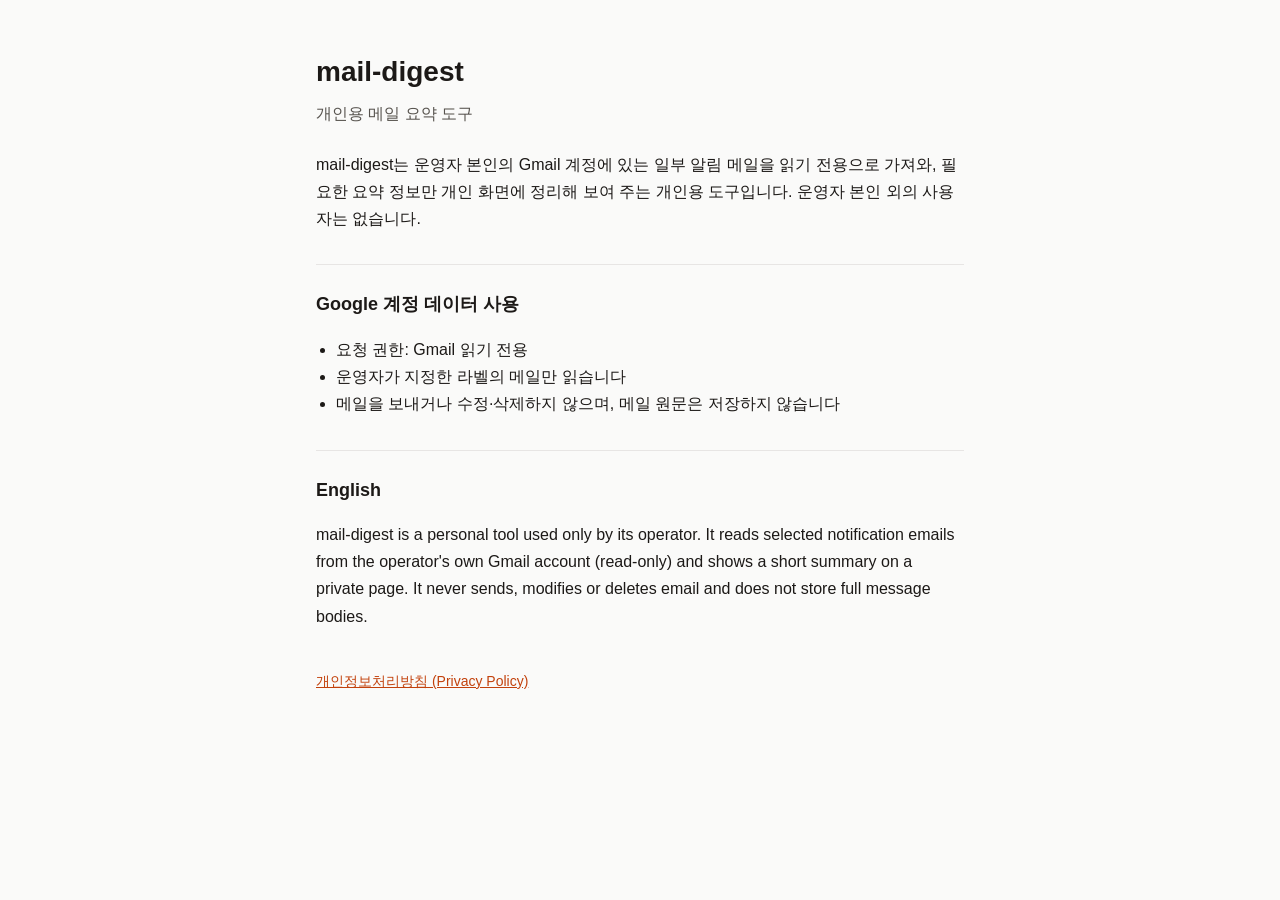
<file: index.html>
<!doctype html>
<html lang="ko">
<head>
<meta charset="utf-8"><meta name="viewport" content="width=device-width, initial-scale=1">
<title>mail-digest</title>
<link rel="stylesheet" href="style.css">
</head>
<body><main>
<h1>mail-digest</h1>
<p class="sub">개인용 메일 요약 도구</p>

<p>mail-digest는 운영자 본인의 Gmail 계정에 있는 일부 알림 메일을 읽기 전용으로 가져와,
필요한 요약 정보만 개인 화면에 정리해 보여 주는 개인용 도구입니다. 운영자 본인 외의 사용자는 없습니다.</p>

<h2>Google 계정 데이터 사용</h2>
<ul>
  <li>요청 권한: Gmail 읽기 전용</li>
  <li>운영자가 지정한 라벨의 메일만 읽습니다</li>
  <li>메일을 보내거나 수정·삭제하지 않으며, 메일 원문은 저장하지 않습니다</li>
</ul>

<h2>English</h2>
<p>mail-digest is a personal tool used only by its operator. It reads selected notification emails from the
operator's own Gmail account (read-only) and shows a short summary on a private page. It never sends, modifies
or deletes email and does not store full message bodies.</p>

<footer><a href="privacy.html">개인정보처리방침 (Privacy Policy)</a></footer>
</main></body>
</html>
</file>
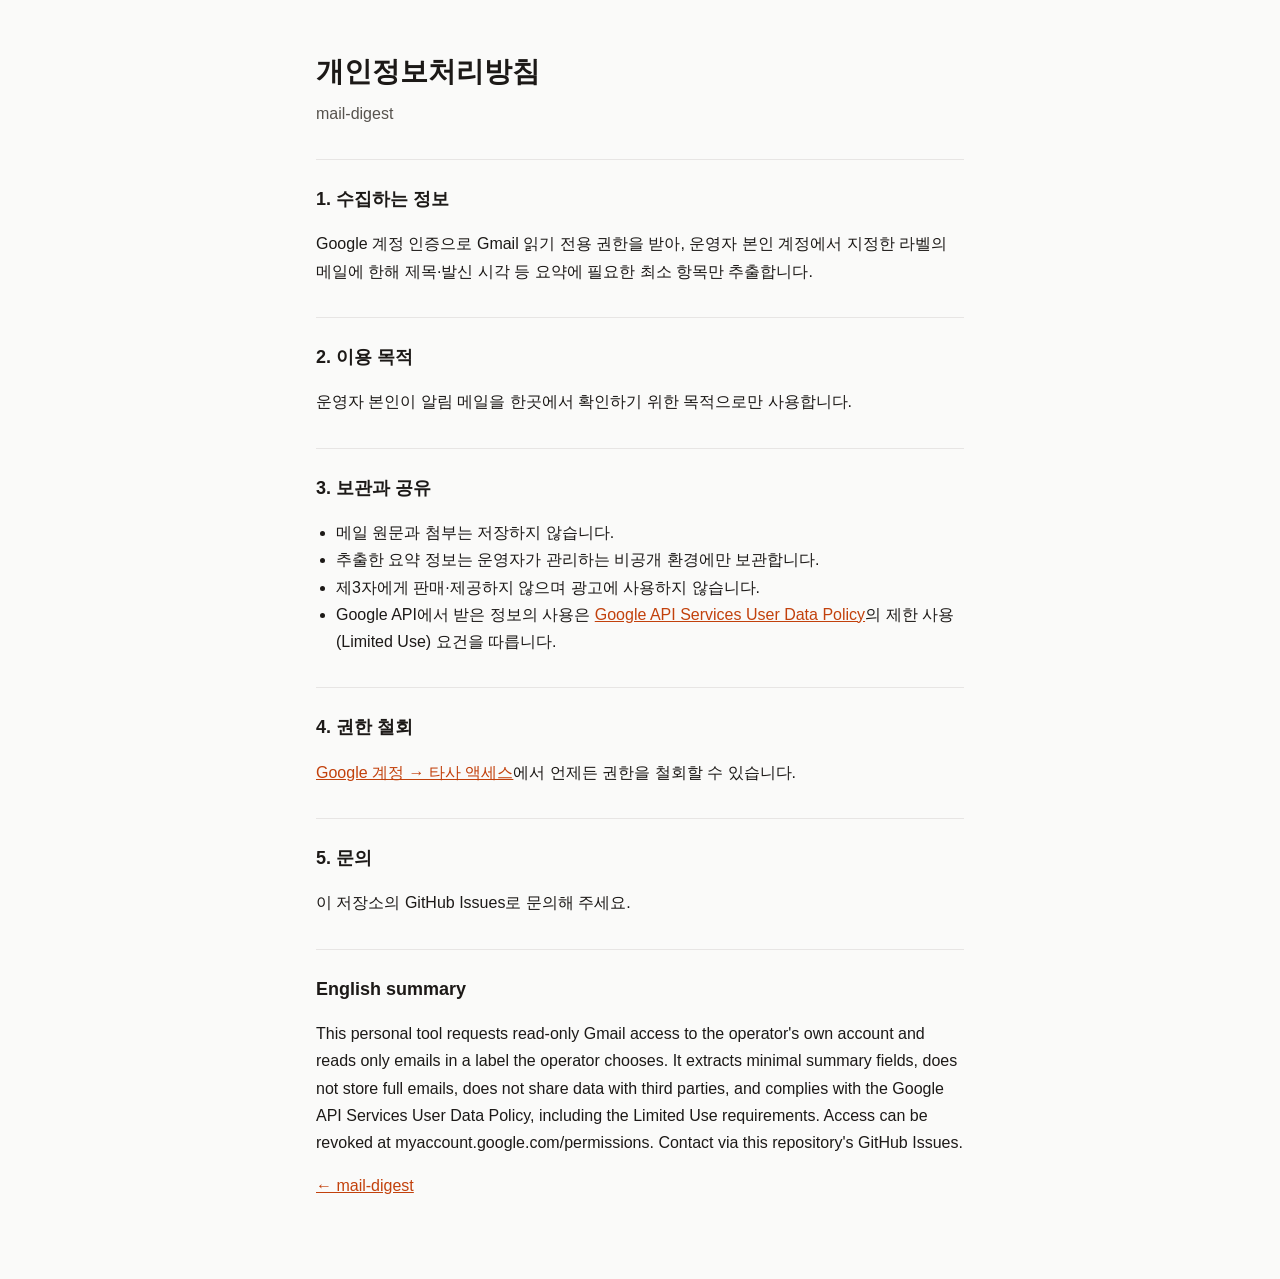
<file: privacy.html>
<!doctype html>
<html lang="ko">
<head>
<meta charset="utf-8"><meta name="viewport" content="width=device-width, initial-scale=1">
<title>개인정보처리방침 — mail-digest</title>
<link rel="stylesheet" href="style.css">
</head>
<body><main>
<h1>개인정보처리방침</h1>
<p class="sub">mail-digest</p>

<h2>1. 수집하는 정보</h2>
<p>Google 계정 인증으로 Gmail 읽기 전용 권한을 받아, 운영자 본인 계정에서 지정한 라벨의 메일에 한해
제목·발신 시각 등 요약에 필요한 최소 항목만 추출합니다.</p>

<h2>2. 이용 목적</h2>
<p>운영자 본인이 알림 메일을 한곳에서 확인하기 위한 목적으로만 사용합니다.</p>

<h2>3. 보관과 공유</h2>
<ul>
  <li>메일 원문과 첨부는 저장하지 않습니다.</li>
  <li>추출한 요약 정보는 운영자가 관리하는 비공개 환경에만 보관합니다.</li>
  <li>제3자에게 판매·제공하지 않으며 광고에 사용하지 않습니다.</li>
  <li>Google API에서 받은 정보의 사용은 <a href="https://developers.google.com/terms/api-services-user-data-policy">Google API Services User Data Policy</a>의 제한 사용(Limited Use) 요건을 따릅니다.</li>
</ul>

<h2>4. 권한 철회</h2>
<p><a href="https://myaccount.google.com/permissions">Google 계정 → 타사 액세스</a>에서 언제든 권한을 철회할 수 있습니다.</p>

<h2>5. 문의</h2>
<p>이 저장소의 GitHub Issues로 문의해 주세요.</p>

<h2>English summary</h2>
<p>This personal tool requests read-only Gmail access to the operator's own account and reads only emails in a
label the operator chooses. It extracts minimal summary fields, does not store full emails, does not share data
with third parties, and complies with the Google API Services User Data Policy, including the Limited Use
requirements. Access can be revoked at myaccount.google.com/permissions. Contact via this repository's GitHub Issues.</p>

<p><a href="index.html">← mail-digest</a></p>
</main></body>
</html>
</file>
<file: style.css>
:root { --bg:#fafaf9; --fg:#1c1917; --muted:#57534e; --line:#e7e5e4; --accent:#c2410c; }
@media (prefers-color-scheme: dark) { :root { --bg:#1c1917; --fg:#f5f5f4; --muted:#a8a29e; --line:#44403c; --accent:#fb923c; } }
* { box-sizing: border-box; }
body { margin:0; background:var(--bg); color:var(--fg); font:16px/1.7 -apple-system, "Apple SD Gothic Neo", "Noto Sans KR", sans-serif; }
main { max-width: 680px; margin: 0 auto; padding: 48px 16px 64px; }
h1 { font-size: 28px; margin: 0 0 4px; }
h2 { font-size: 18px; margin: 32px 0 8px; border-top: 1px solid var(--line); padding-top: 24px; }
.sub { color: var(--muted); margin: 0 0 24px; }
a { color: var(--accent); }
ul { padding-left: 20px; }
footer { margin-top: 40px; color: var(--muted); font-size: 14px; }
</file>
